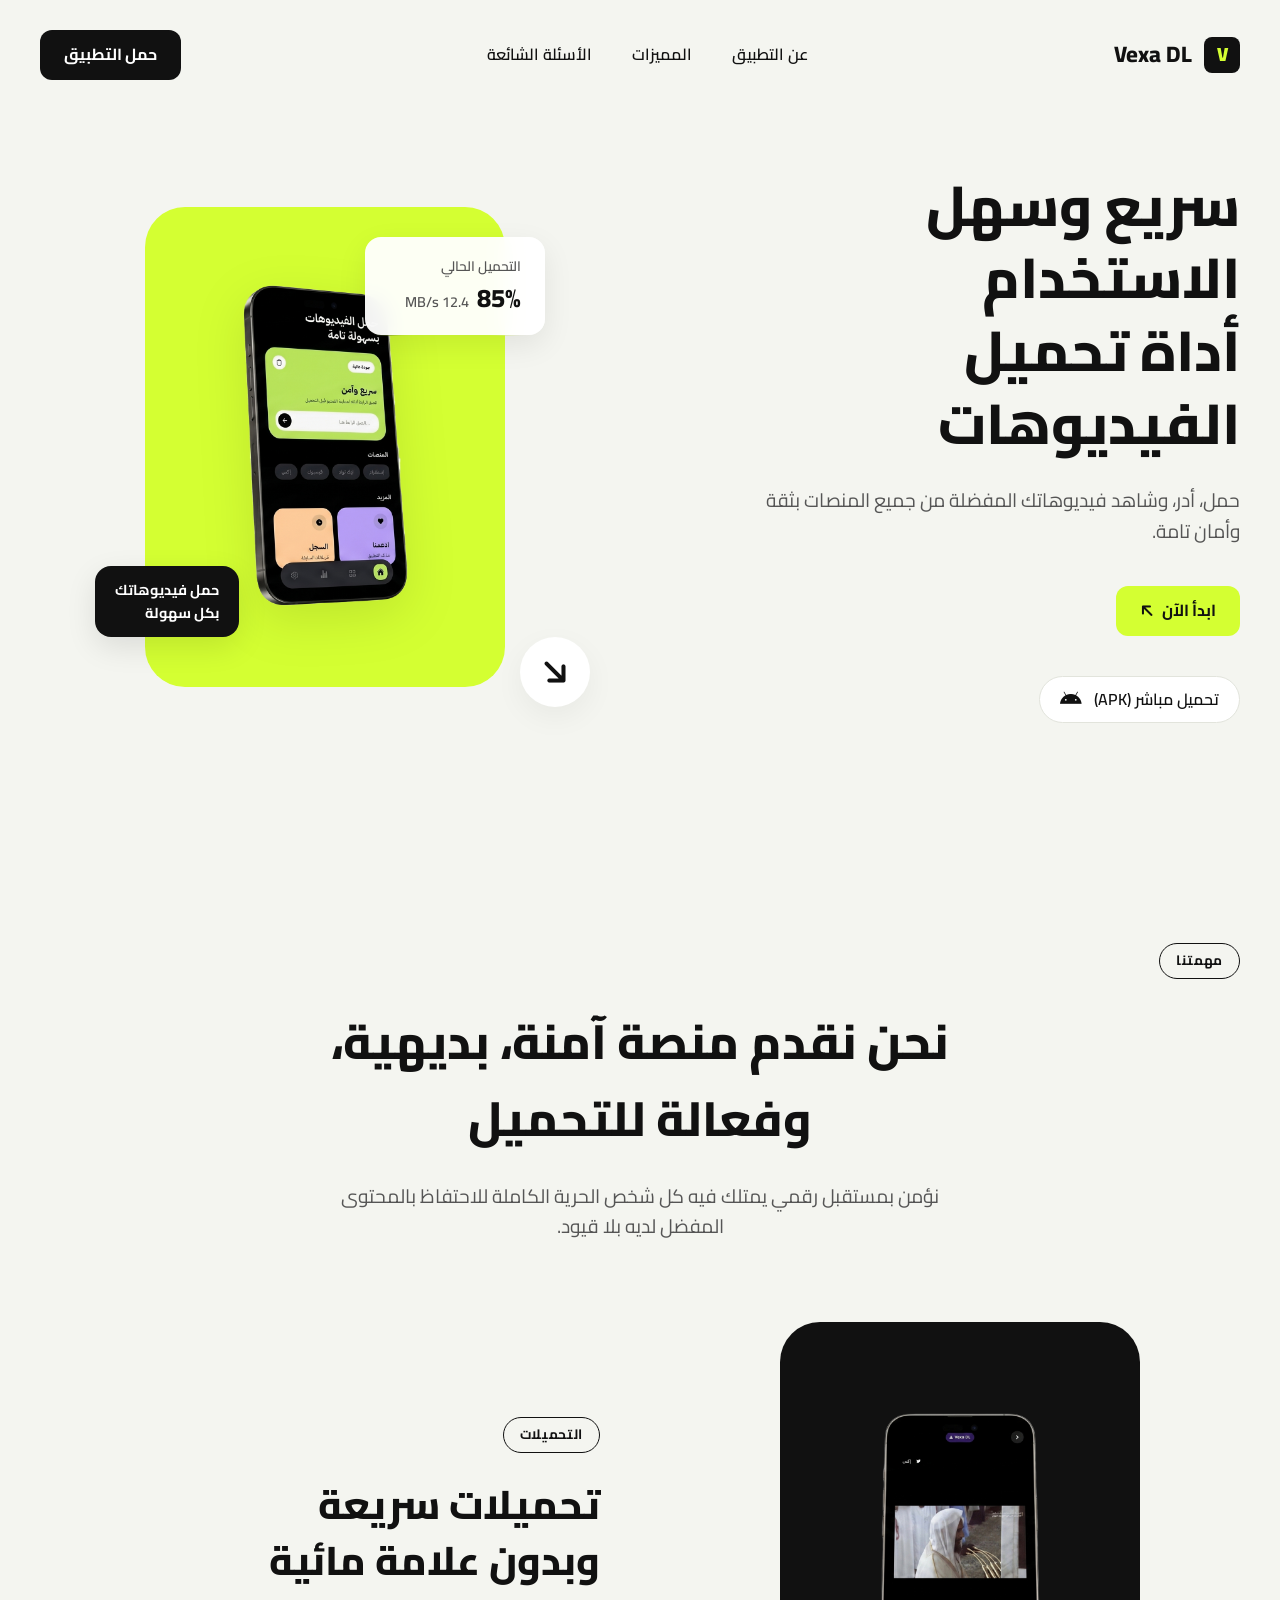
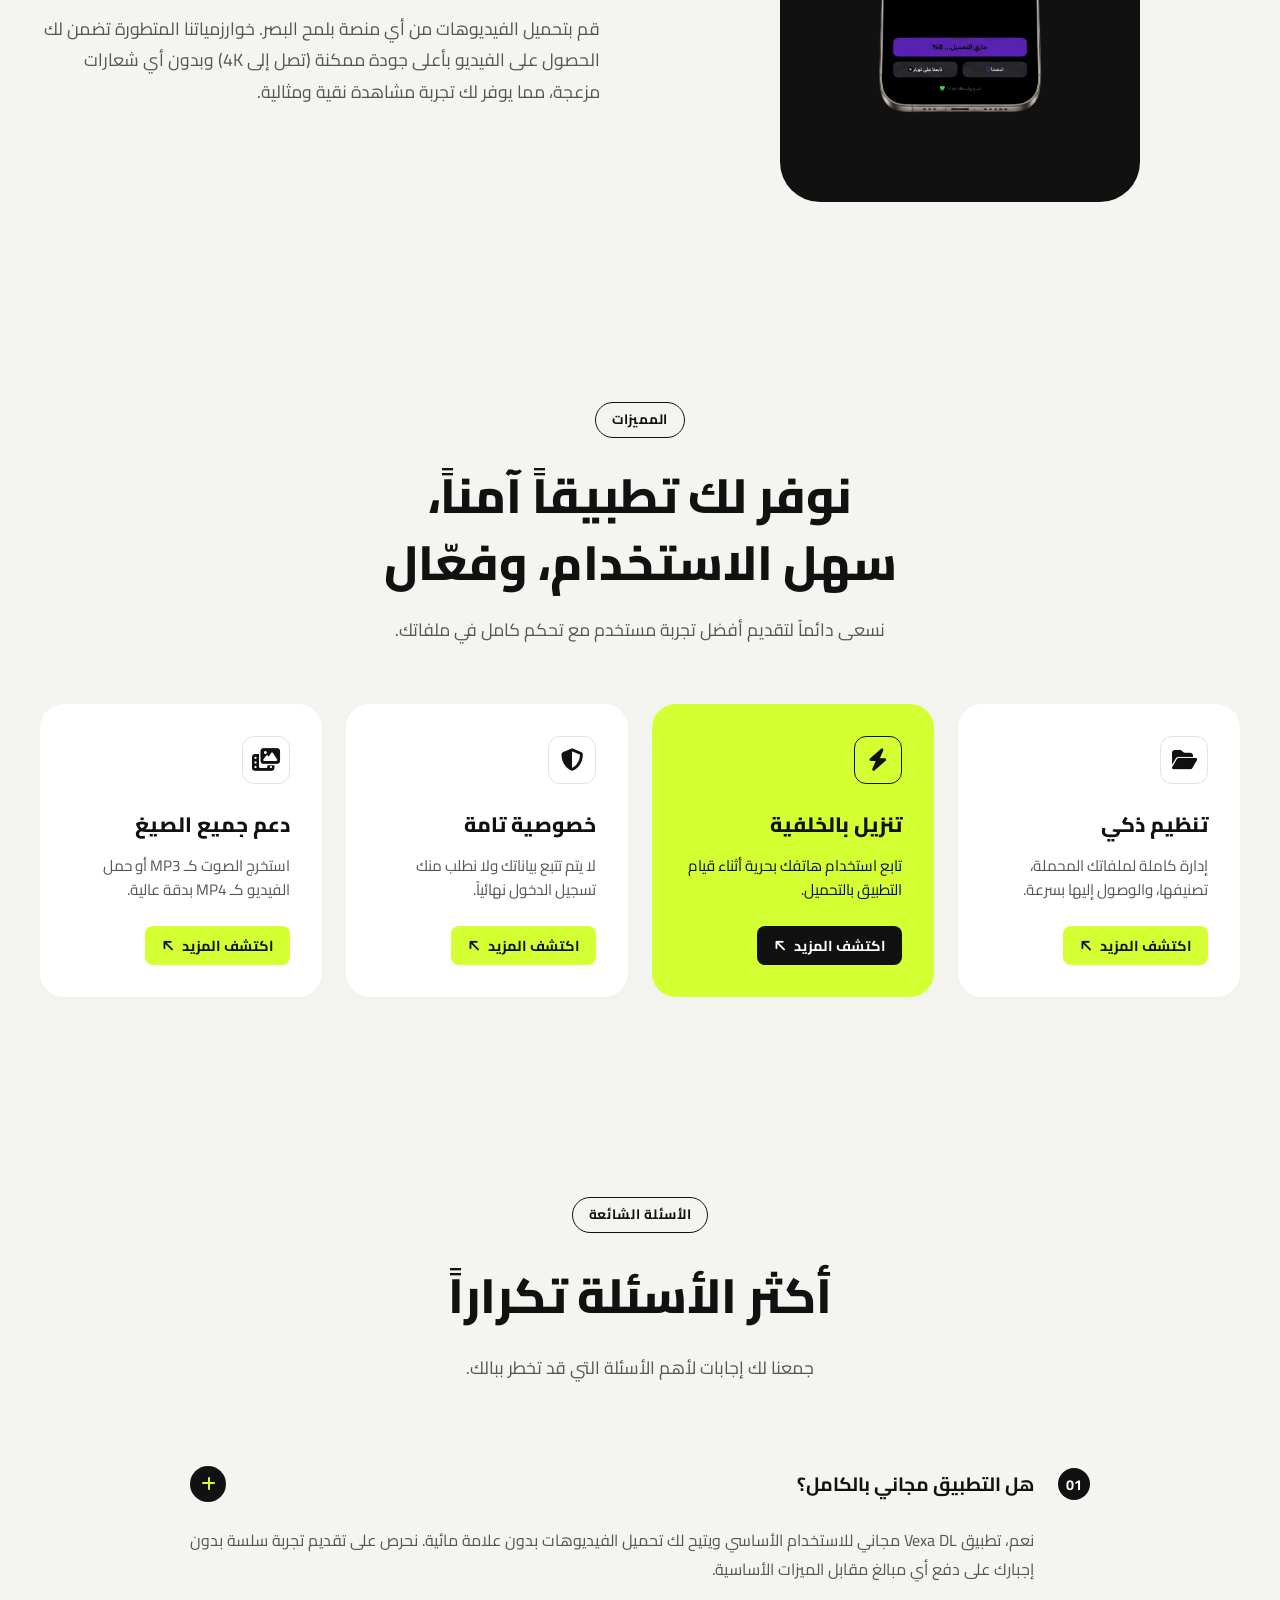
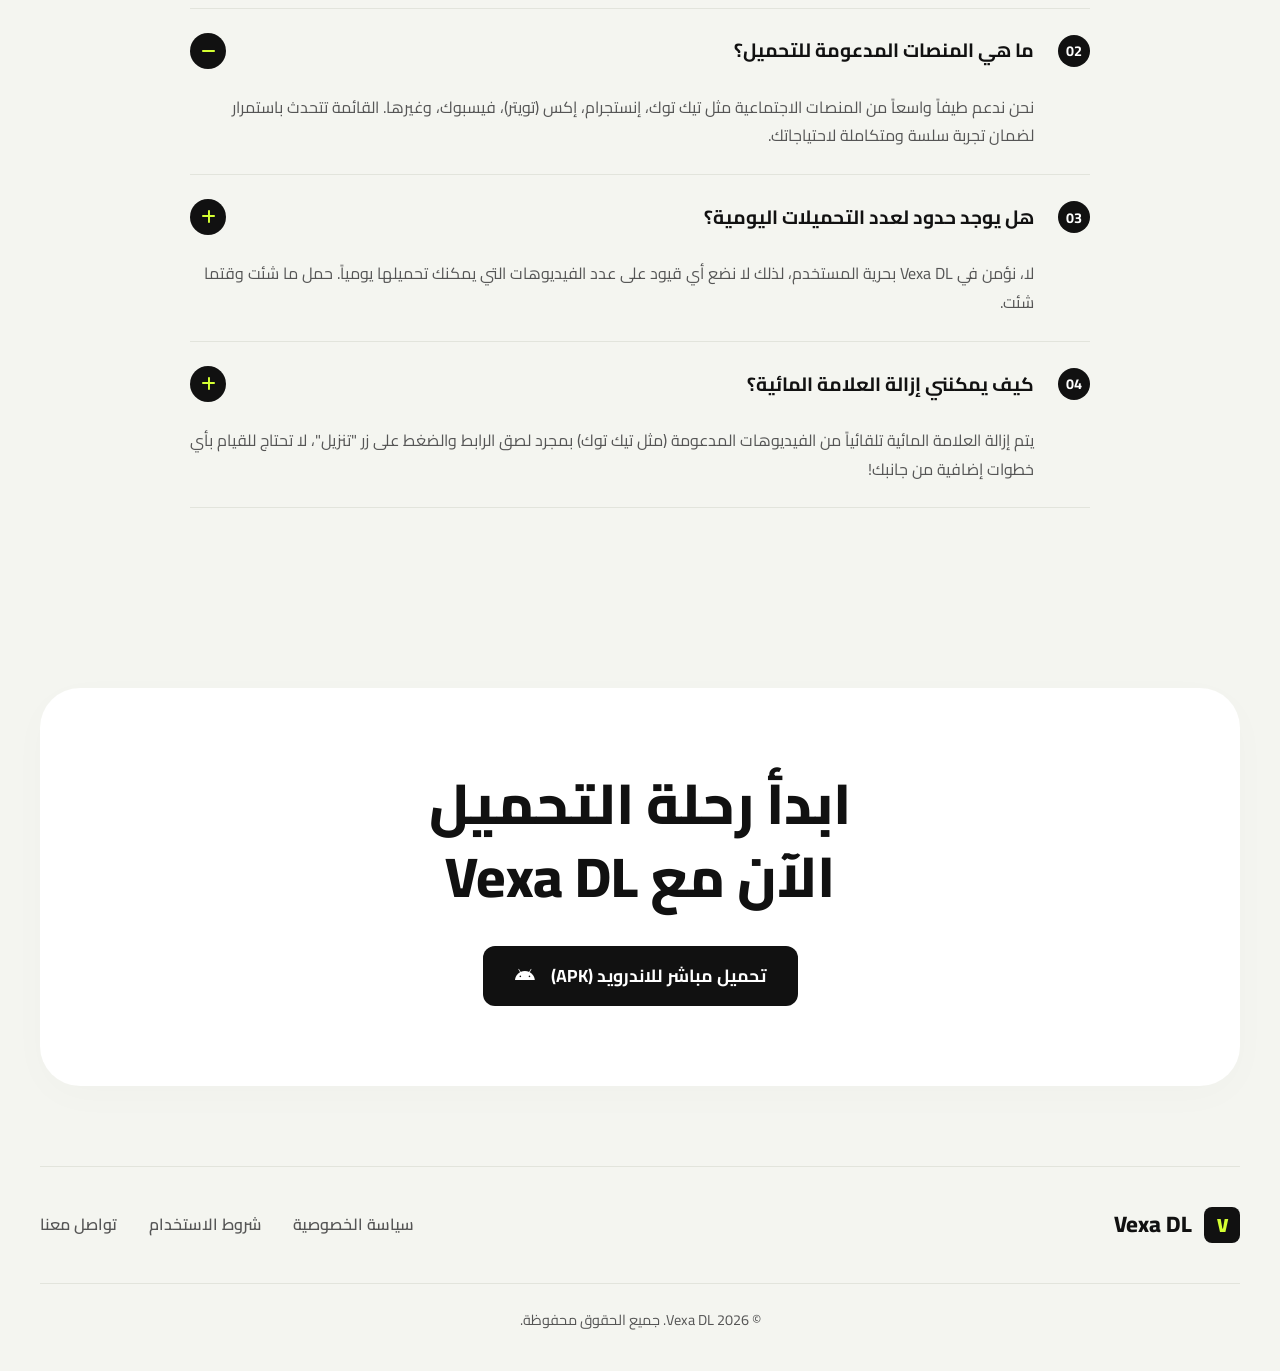
<file: index.html>
<!DOCTYPE html>
<html lang="ar" dir="rtl">

<head>
    <meta charset="UTF-8">
    <meta name="viewport" content="width=device-width, initial-scale=1.0">
    <title>Vexa DL - أداة تحميل الفيديوهات</title>
    <link href="https://fonts.googleapis.com/css2?family=Cairo:wght@400;500;600;700;800;900&display=swap"
        rel="stylesheet">
    <link rel="stylesheet" href="https://cdnjs.cloudflare.com/ajax/libs/font-awesome/6.4.0/css/all.min.css">
    <link rel="stylesheet" href="style.css">
</head>

<body>
    <div class="container">
        <nav class="navbar">
            <div class="logo">
                <div class="logo-icon">V</div>
                <span class="logo-text">Vexa DL</span>
            </div>
            <div class="nav-links">
                <a href="#about">عن التطبيق</a>
                <a href="#features">المميزات</a>
                <a href="#faq">الأسئلة الشائعة</a>
            </div>
            <div class="nav-actions">
                <a href="#download" class="btn btn-black">حمل التطبيق</a>
            </div>
        </nav>

        <header class="hero">
            <div class="hero-content reveal-right">
                <h1>سريع وسهل الاستخدام<br>أداة تحميل الفيديوهات</h1>
                <p>حمل، أدر، وشاهد فيديوهاتك المفضلة من جميع المنصات بثقة وأمان تامة.</p>

                <a href="#download" class="btn btn-lime">
                    ابدأ الآن <i class="fa-solid fa-arrow-left" style="transform: rotate(45deg);"></i>
                </a>

                <div class="store-links">
                    <a href="https://github.com/esm234/vexa-dl/releases/download/v1.0.0/Vexa.DL.apk" class="store-link"
                        download>تحميل مباشر (APK) <i class="fa-brands fa-android"></i></a>
                </div>
            </div>

            <div class="hero-visual reveal-left delay-1">
                <div class="lime-card">
                    <img src="assets/mockup_hero.png" alt="Vexa DL App" class="mockup-img">

                    <div class="floating-badge">
                        <span class="badge-label">التحميل الحالي</span>
                        <div class="badge-value">85% <span class="badge-sub">12.4 MB/s</span></div>
                    </div>
                    <div class="create-wallet-text">حمل فيديوهاتك<br>بكل سهولة</div>
                </div>

                <div class="circular-badge">
                    <i class="fa-solid fa-arrow-down center-icon"></i>
                </div>
            </div>
        </header>

        <section id="about" class="mission-section">
            <div class="section-label reveal">مهمتنا</div>
            <h2 class="section-title text-center reveal">نحن نقدم منصة آمنة، بديهية،<br>وفعالة للتحميل</h2>
            <p class="section-subtitle text-center reveal delay-1">نؤمن بمستقبل رقمي يمتلك فيه كل شخص الحرية الكاملة
                للاحتفاظ بالمحتوى المفضل لديه بلا قيود.</p>

            <div class="mission-grid">
                <div class="mission-visual reveal-scale delay-2">
                    <div class="dark-card">
                        <img src="assets/mockup_progress.png" alt="Progress" class="mockup-img-partial">
                    </div>
                </div>
                <div class="mission-content reveal-left delay-3">
                    <div class="section-label">التحميلات</div>
                    <h2>تحميلات سريعة<br>وبدون علامة مائية</h2>
                    <p>قم بتحميل الفيديوهات من أي منصة بلمح البصر. خوارزمياتنا المتطورة تضمن لك الحصول على الفيديو بأعلى
                        جودة ممكنة (تصل إلى 4K) وبدون أي شعارات مزعجة، مما يوفر لك تجربة مشاهدة نقية ومثالية.</p>
                </div>
            </div>
        </section>

        <section id="features" class="features-section">
            <div class="text-center">
                <div class="section-label mx-auto reveal">المميزات</div>
                <h2 class="section-title reveal">نوفر لك تطبيقاً آمناً،<br>سهل الاستخدام، وفعّال</h2>
                <p class="section-subtitle reveal delay-1">نسعى دائماً لتقديم أفضل تجربة مستخدم مع تحكم كامل في ملفاتك.
                </p>
            </div>

            <div class="features-grid">
                <div class="feature-card reveal delay-1">
                    <div class="feat-icon"><i class="fa-solid fa-folder-open"></i></div>
                    <h3>تنظيم ذكي</h3>
                    <p>إدارة كاملة لملفاتك المحملة، تصنيفها، والوصول إليها بسرعة.</p>
                    <a href="features.html#smart-organize" class="btn btn-lime-sm">اكتشف المزيد <i
                            class="fa-solid fa-arrow-left" style="transform: rotate(45deg);"></i></a>
                </div>
                <div class="feature-card highlighted-card reveal delay-2">
                    <div class="feat-icon"><i class="fa-solid fa-bolt"></i></div>
                    <h3>تنزيل بالخلفية</h3>
                    <p>تابع استخدام هاتفك بحرية أثناء قيام التطبيق بالتحميل.</p>
                    <a href="features.html#background-dl" class="btn btn-black-sm">اكتشف المزيد <i
                            class="fa-solid fa-arrow-left" style="transform: rotate(45deg);"></i></a>
                </div>
                <div class="feature-card reveal delay-3">
                    <div class="feat-icon"><i class="fa-solid fa-shield-halved"></i></div>
                    <h3>خصوصية تامة</h3>
                    <p>لا يتم تتبع بياناتك ولا نطلب منك تسجيل الدخول نهائياً.</p>
                    <a href="features.html#privacy" class="btn btn-lime-sm">اكتشف المزيد <i
                            class="fa-solid fa-arrow-left" style="transform: rotate(45deg);"></i></a>
                </div>
                <div class="feature-card reveal delay-4">
                    <div class="feat-icon"><i class="fa-solid fa-photo-film"></i></div>
                    <h3>دعم جميع الصيغ</h3>
                    <p>استخرج الصوت كـ MP3 أو حمل الفيديو كـ MP4 بدقة عالية.</p>
                    <a href="features.html#formats" class="btn btn-lime-sm">اكتشف المزيد <i
                            class="fa-solid fa-arrow-left" style="transform: rotate(45deg);"></i></a>
                </div>
            </div>
        </section>

        <section id="faq" class="faq-section">
            <div class="text-center">
                <div class="section-label mx-auto reveal">الأسئلة الشائعة</div>
                <h2 class="section-title reveal">أكثر الأسئلة تكراراً</h2>
                <p class="section-subtitle reveal delay-1">جمعنا لك إجابات لأهم الأسئلة التي قد تخطر ببالك.</p>
            </div>

            <div class="faq-list">
                <div class="faq-item reveal delay-1">
                    <div class="faq-header">
                        <span class="faq-num">01</span>
                        <h4 class="faq-question">هل التطبيق مجاني بالكامل؟</h4>
                        <button class="faq-toggle"><i class="fa-solid fa-plus"></i></button>
                    </div>
                    <div class="faq-body">
                        <p>نعم، تطبيق Vexa DL مجاني للاستخدام الأساسي ويتيح لك تحميل الفيديوهات بدون علامة مائية. نحرص
                            على تقديم تجربة سلسة بدون إجبارك على دفع أي مبالغ مقابل الميزات الأساسية.</p>
                    </div>
                </div>

                <div class="faq-item active reveal delay-2">
                    <div class="faq-header">
                        <span class="faq-num">02</span>
                        <h4 class="faq-question">ما هي المنصات المدعومة للتحميل؟</h4>
                        <button class="faq-toggle"><i class="fa-solid fa-minus"></i></button>
                    </div>
                    <div class="faq-body">
                        <p>نحن ندعم طيفاً واسعاً من المنصات الاجتماعية مثل تيك توك، إنستجرام، إكس (تويتر)، فيسبوك،
                            وغيرها. القائمة تتحدث باستمرار لضمان تجربة سلسة ومتكاملة لاحتياجاتك.</p>
                    </div>
                </div>

                <div class="faq-item reveal delay-3">
                    <div class="faq-header">
                        <span class="faq-num">03</span>
                        <h4 class="faq-question">هل يوجد حدود لعدد التحميلات اليومية؟</h4>
                        <button class="faq-toggle"><i class="fa-solid fa-plus"></i></button>
                    </div>
                    <div class="faq-body">
                        <p>لا، نؤمن في Vexa DL بحرية المستخدم، لذلك لا نضع أي قيود على عدد الفيديوهات التي يمكنك تحميلها
                            يومياً. حمل ما شئت وقتما شئت.</p>
                    </div>
                </div>

                <div class="faq-item reveal delay-4">
                    <div class="faq-header">
                        <span class="faq-num">04</span>
                        <h4 class="faq-question">كيف يمكنني إزالة العلامة المائية؟</h4>
                        <button class="faq-toggle"><i class="fa-solid fa-plus"></i></button>
                    </div>
                    <div class="faq-body">
                        <p>يتم إزالة العلامة المائية تلقائياً من الفيديوهات المدعومة (مثل تيك توك) بمجرد لصق الرابط
                            والضغط على زر "تنزيل"، لا تحتاج للقيام بأي خطوات إضافية من جانبك!</p>
                    </div>
                </div>
            </div>
        </section>

        <section id="download" class="bottom-cta">
            <div class="cta-inner reveal-scale">
                <h2>ابدأ رحلة التحميل<br>الآن مع Vexa DL</h2>
                <div class="hero-buttons justify-center mt-4">
                    <a href="https://github.com/esm234/vexa-dl/releases/download/v1.0.0/Vexa.DL.apk"
                        class="btn btn-black btn-lg" download>تحميل مباشر للاندرويد (APK) <i
                            class="fa-brands fa-android" style="margin-right: 8px;"></i></a>
                </div>
            </div>
        </section>

        <footer class="footer">
            <div class="footer-top">
                <div class="logo">
                    <div class="logo-icon">V</div>
                    <span class="logo-text">Vexa DL</span>
                </div>
                <div class="footer-links">
                    <a href="privacy.html">سياسة الخصوصية</a>
                    <a href="terms.html">شروط الاستخدام</a>
                    <a href="mailto:support@vexadl.com">تواصل معنا</a>
                </div>
            </div>
            <div class="footer-bottom">
                <p>&copy; 2026 Vexa DL. جميع الحقوق محفوظة.</p>
            </div>
        </footer>
    </div>

    <script src="script.js"></script>
</body>

</html>
</file>
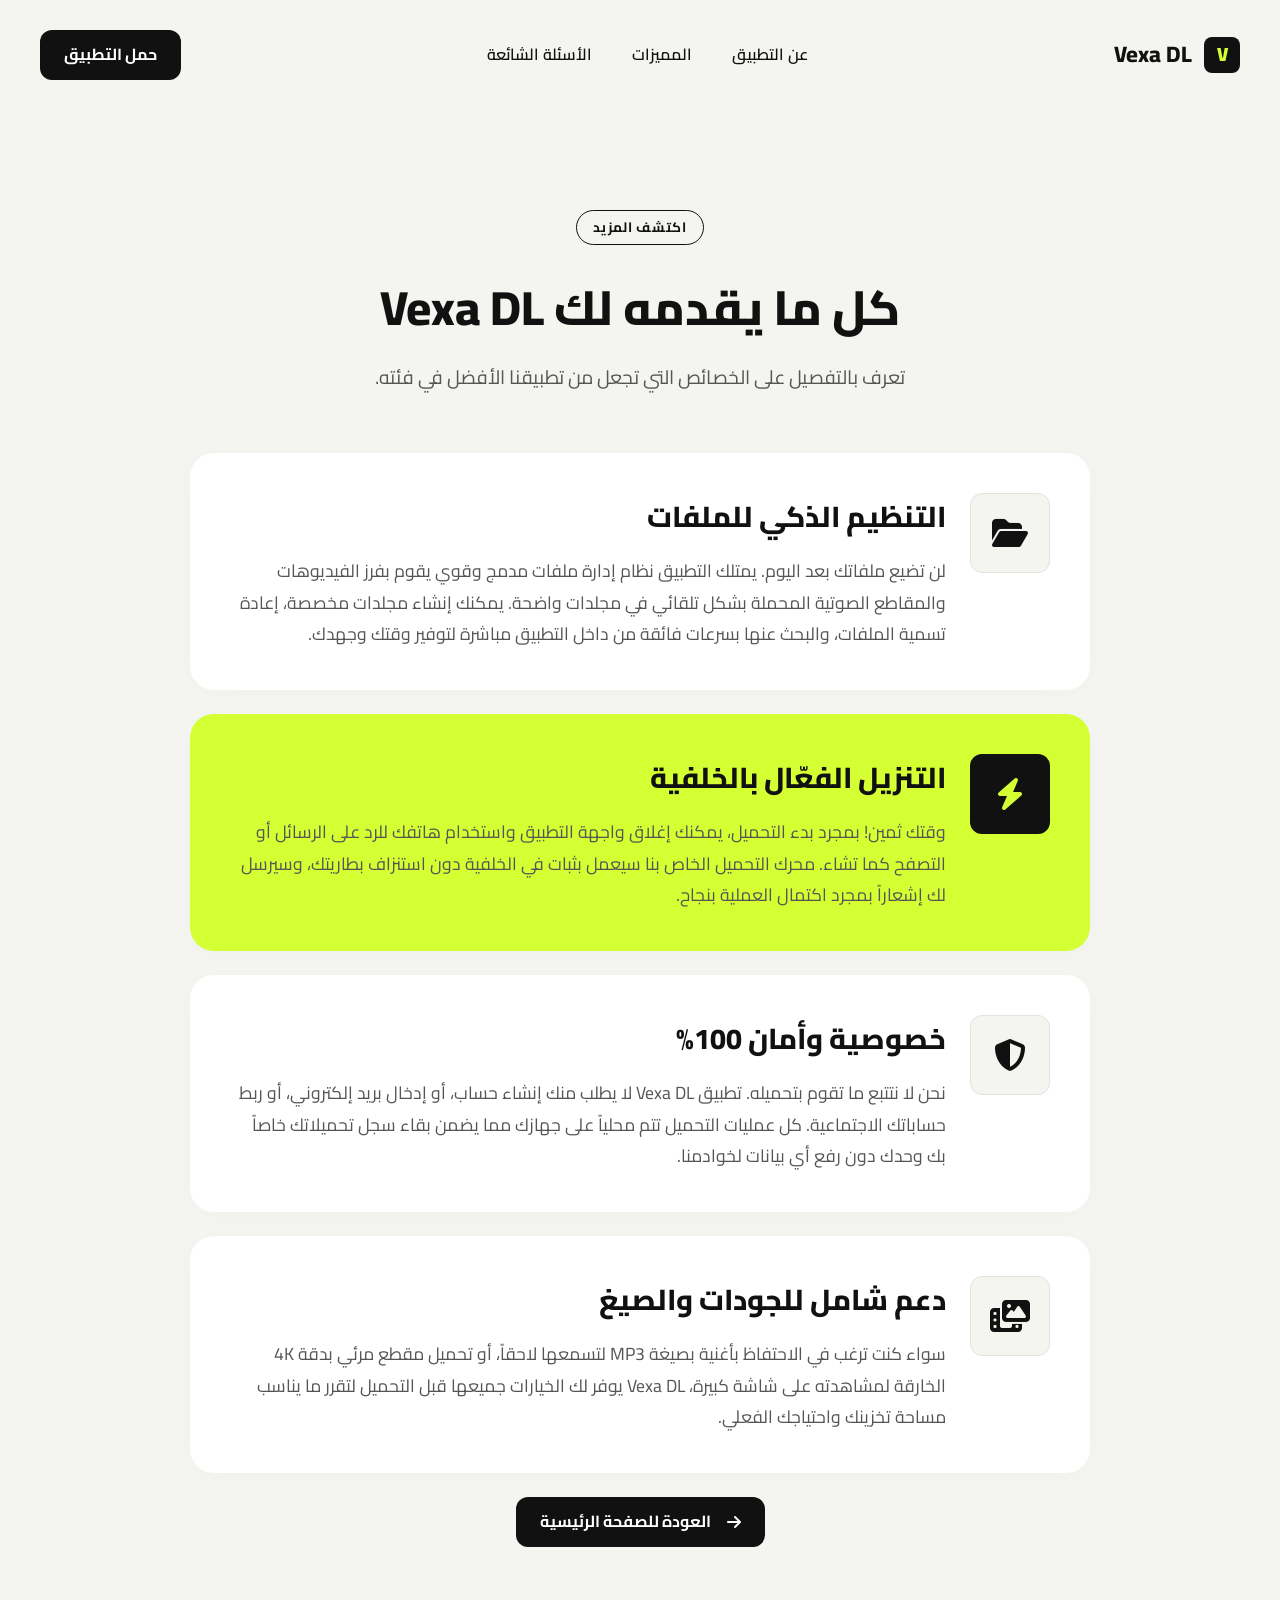
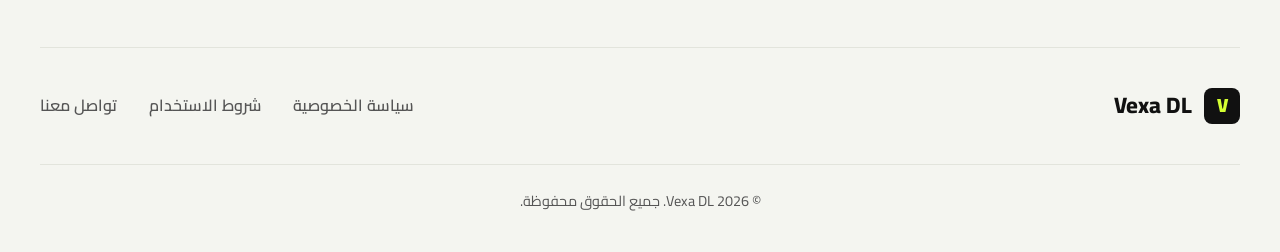
<file: features.html>
<!DOCTYPE html>
<html lang="ar" dir="rtl">
<head>
    <meta charset="UTF-8">
    <meta name="viewport" content="width=device-width, initial-scale=1.0">
    <title>مميزات Vexa DL بالتفصيل</title>
    <link href="https://fonts.googleapis.com/css2?family=Cairo:wght@400;500;600;700;800;900&display=swap" rel="stylesheet">
    <link rel="stylesheet" href="https://cdnjs.cloudflare.com/ajax/libs/font-awesome/6.4.0/css/all.min.css">
    <link rel="stylesheet" href="style.css">
    <style>
        .feature-detail {
            display: grid;
            grid-template-columns: 80px 1fr;
            gap: 24px;
            padding: 40px;
            background: var(--card-bg);
            border-radius: 24px;
            margin-bottom: 24px;
            box-shadow: 0 4px 20px rgba(0,0,0,0.02);
            align-items: start;
        }
        .feature-detail .feat-icon {
            margin-bottom: 0;
            width: 80px;
            height: 80px;
            font-size: 2rem;
            background: var(--bg-main);
        }
        .feature-text h2 { margin-bottom: 16px; font-size: 1.8rem; }
        .feature-text p { color: var(--text-gray); font-size: 1.1rem; line-height: 1.8; }
        
        @media (max-width: 768px) {
            .feature-detail { grid-template-columns: 1fr; text-align: center; justify-items: center;}
        }
    </style>
</head>
<body>
    <div class="container">
        <nav class="navbar">
            <div class="logo">
                <div class="logo-icon">V</div>
                <a href="index.html" style="text-decoration:none; color:inherit;"><span class="logo-text">Vexa DL</span></a>
            </div>
            <div class="nav-links">
                <a href="index.html#about">عن التطبيق</a>
                <a href="index.html#features">المميزات</a>
                <a href="index.html#faq">الأسئلة الشائعة</a>
            </div>
            <div class="nav-actions">
                <a href="index.html#download" class="btn btn-black">حمل التطبيق</a>
            </div>
        </nav>

        <main style="padding: 100px 0; max-width: 900px; margin: 0 auto;">
            <div class="text-center mb-5" style="margin-bottom: 60px;">
                <div class="section-label reveal">اكتشف المزيد</div>
                <h1 class="reveal delay-1" style="font-size: 3rem; margin-bottom: 16px;">كل ما يقدمه لك Vexa DL</h1>
                <p class="reveal delay-2" style="color: var(--text-gray); font-size: 1.2rem;">تعرف بالتفصيل على الخصائص التي تجعل من تطبيقنا الأفضل في فئته.</p>
            </div>
            
            <div id="smart-organize" class="feature-detail reveal">
                <div class="feat-icon" style="color: var(--text-dark);"><i class="fa-solid fa-folder-open"></i></div>
                <div class="feature-text">
                    <h2>التنظيم الذكي للملفات</h2>
                    <p>لن تضيع ملفاتك بعد اليوم. يمتلك التطبيق نظام إدارة ملفات مدمج وقوي يقوم بفرز الفيديوهات والمقاطع الصوتية المحملة بشكل تلقائي في مجلدات واضحة. يمكنك إنشاء مجلدات مخصصة، إعادة تسمية الملفات، والبحث عنها بسرعات فائقة من داخل التطبيق مباشرة لتوفير وقتك وجهدك.</p>
                </div>
            </div>

            <div id="background-dl" class="feature-detail reveal delay-1" style="background: var(--accent-lime);">
                <div class="feat-icon" style="background: var(--text-dark); color: var(--accent-lime); border-color: transparent;"><i class="fa-solid fa-bolt"></i></div>
                <div class="feature-text">
                    <h2>التنزيل الفعّال بالخلفية</h2>
                    <p>وقتك ثمين! بمجرد بدء التحميل، يمكنك إغلاق واجهة التطبيق واستخدام هاتفك للرد على الرسائل أو التصفح كما تشاء. محرك التحميل الخاص بنا سيعمل بثبات في الخلفية دون استنزاف بطاريتك، وسيرسل لك إشعاراً بمجرد اكتمال العملية بنجاح.</p>
                </div>
            </div>

            <div id="privacy" class="feature-detail reveal delay-2">
                <div class="feat-icon" style="color: var(--text-dark);"><i class="fa-solid fa-shield-halved"></i></div>
                <div class="feature-text">
                    <h2>خصوصية وأمان 100%</h2>
                    <p>نحن لا نتتبع ما تقوم بتحميله. تطبيق Vexa DL لا يطلب منك إنشاء حساب، أو إدخال بريد إلكتروني، أو ربط حساباتك الاجتماعية. كل عمليات التحميل تتم محلياً على جهازك مما يضمن بقاء سجل تحميلاتك خاصاً بك وحدك دون رفع أي بيانات لخوادمنا.</p>
                </div>
            </div>

            <div id="formats" class="feature-detail reveal delay-3">
                <div class="feat-icon" style="color: var(--text-dark);"><i class="fa-solid fa-photo-film"></i></div>
                <div class="feature-text">
                    <h2>دعم شامل للجودات والصيغ</h2>
                    <p>سواء كنت ترغب في الاحتفاظ بأغنية بصيغة MP3 لتسمعها لاحقاً، أو تحميل مقطع مرئي بدقة 4K الخارقة لمشاهدته على شاشة كبيرة، Vexa DL يوفر لك الخيارات جميعها قبل التحميل لتقرر ما يناسب مساحة تخزينك واحتياجك الفعلي.</p>
                </div>
            </div>
            
            <div class="text-center mt-4 reveal">
                <a href="index.html" class="btn btn-black"><i class="fa-solid fa-arrow-right" style="margin-left: 8px; margin-right: 0;"></i> العودة للصفحة الرئيسية</a>
            </div>
        </main>
        <footer class="footer">
            <div class="footer-top">
                <div class="logo">
                    <div class="logo-icon">V</div>
                    <span class="logo-text">Vexa DL</span>
                </div>
                <div class="footer-links">
                    <a href="privacy.html">سياسة الخصوصية</a>
                    <a href="terms.html">شروط الاستخدام</a>
                    <a href="mailto:support@vexadl.com">تواصل معنا</a>
                </div>
            </div>
            <div class="footer-bottom">
                <p>&copy; 2026 Vexa DL. جميع الحقوق محفوظة.</p>
            </div>
        </footer>
    </div>

    <script src="script.js"></script>
</body>
</html>
</file>
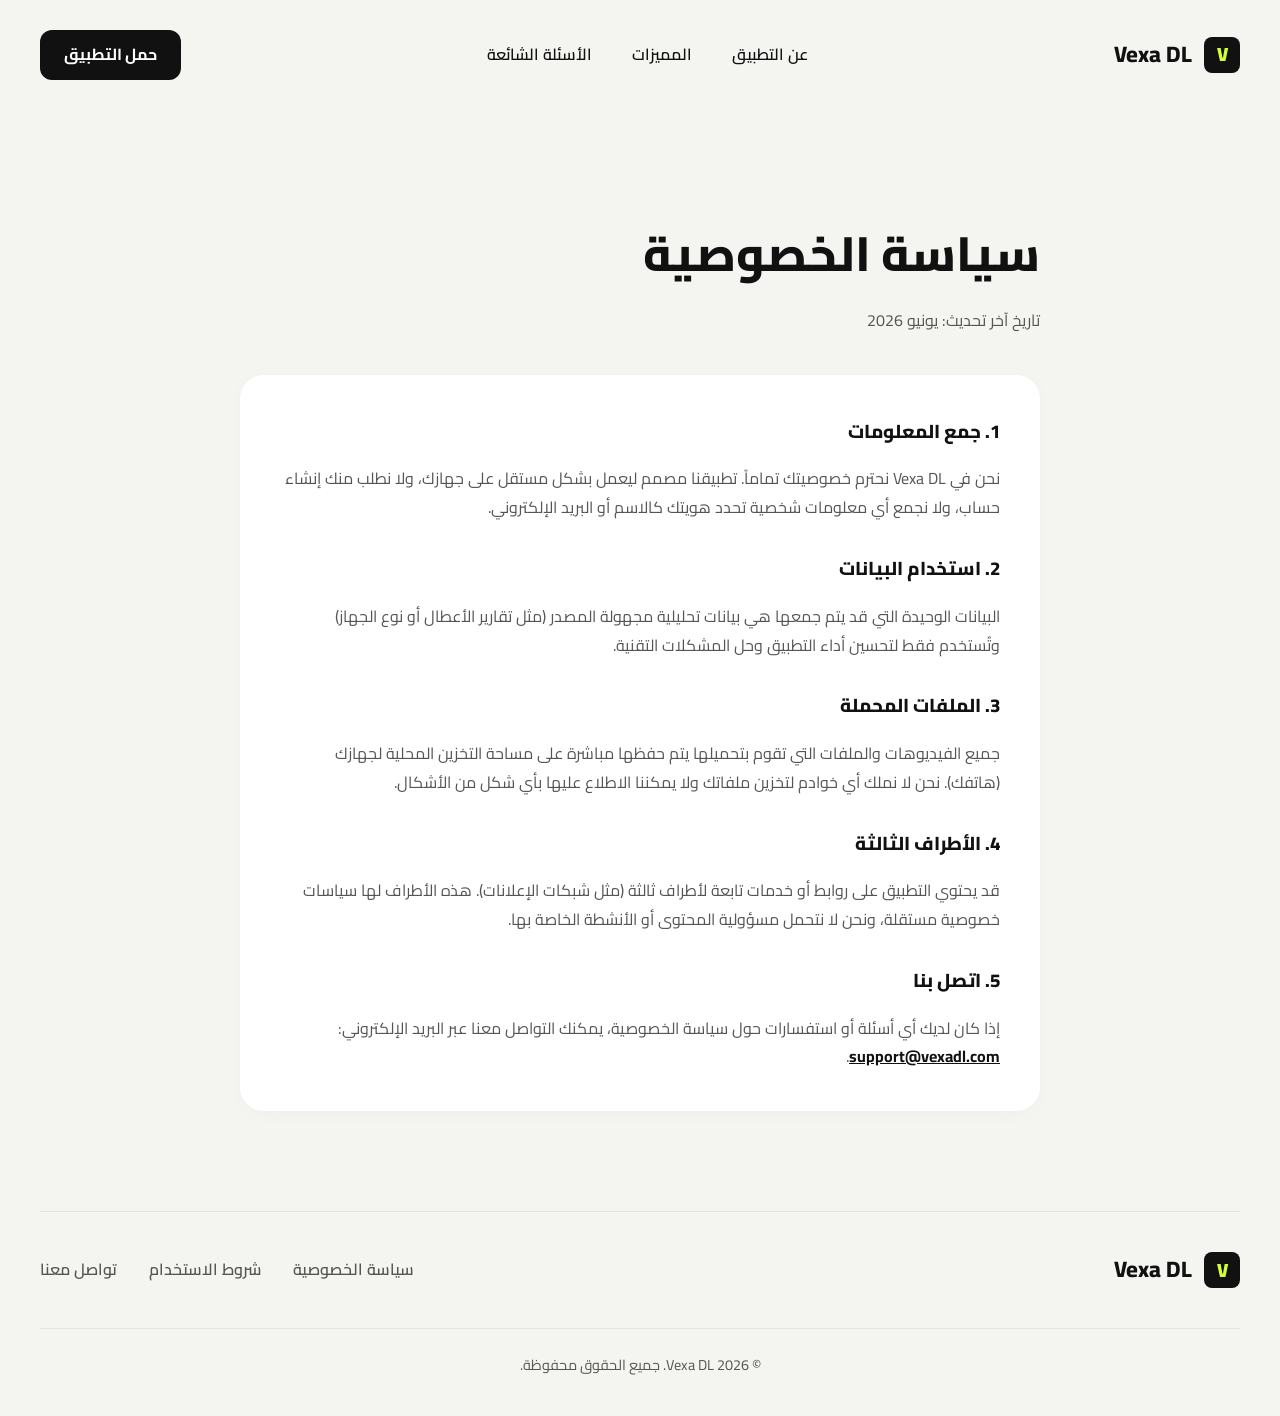
<file: privacy.html>
<!DOCTYPE html>
<html lang="ar" dir="rtl">
<head>
    <meta charset="UTF-8">
    <meta name="viewport" content="width=device-width, initial-scale=1.0">
    <title>سياسة الخصوصية - Vexa DL</title>
    <link href="https://fonts.googleapis.com/css2?family=Cairo:wght@400;500;600;700;800;900&display=swap" rel="stylesheet">
    <link rel="stylesheet" href="https://cdnjs.cloudflare.com/ajax/libs/font-awesome/6.4.0/css/all.min.css">
    <link rel="stylesheet" href="style.css">
</head>
<body>
    <div class="container">
        <nav class="navbar">
            <div class="logo">
                <div class="logo-icon">V</div>
                <a href="index.html" style="text-decoration:none; color:inherit;"><span class="logo-text">Vexa DL</span></a>
            </div>
            <div class="nav-links">
                <a href="index.html#about">عن التطبيق</a>
                <a href="index.html#features">المميزات</a>
                <a href="index.html#faq">الأسئلة الشائعة</a>
            </div>
            <div class="nav-actions">
                <a href="index.html#download" class="btn btn-black">حمل التطبيق</a>
            </div>
        </nav>
        <main style="padding: 100px 0; max-width: 800px; margin: 0 auto; line-height: 1.8;">
            <h1 class="reveal" style="font-size: 3rem; margin-bottom: 10px;">سياسة الخصوصية</h1>
            <p class="reveal delay-1" style="color: var(--text-gray); margin-bottom: 40px;">تاريخ آخر تحديث: يونيو 2026</p>
            
            <div class="reveal delay-2" style="background: var(--card-bg); padding: 40px; border-radius: 24px; box-shadow: 0 4px 20px rgba(0,0,0,0.02);">
                <h3 style="margin-bottom: 16px;">1. جمع المعلومات</h3>
                <p style="margin-bottom: 30px; color: var(--text-gray);">نحن في Vexa DL نحترم خصوصيتك تماماً. تطبيقنا مصمم ليعمل بشكل مستقل على جهازك، ولا نطلب منك إنشاء حساب، ولا نجمع أي معلومات شخصية تحدد هويتك كالاسم أو البريد الإلكتروني.</p>
                
                <h3 style="margin-bottom: 16px;">2. استخدام البيانات</h3>
                <p style="margin-bottom: 30px; color: var(--text-gray);">البيانات الوحيدة التي قد يتم جمعها هي بيانات تحليلية مجهولة المصدر (مثل تقارير الأعطال أو نوع الجهاز) وتُستخدم فقط لتحسين أداء التطبيق وحل المشكلات التقنية.</p>

                <h3 style="margin-bottom: 16px;">3. الملفات المحملة</h3>
                <p style="margin-bottom: 30px; color: var(--text-gray);">جميع الفيديوهات والملفات التي تقوم بتحميلها يتم حفظها مباشرة على مساحة التخزين المحلية لجهازك (هاتفك). نحن لا نملك أي خوادم لتخزين ملفاتك ولا يمكننا الاطلاع عليها بأي شكل من الأشكال.</p>

                <h3 style="margin-bottom: 16px;">4. الأطراف الثالثة</h3>
                <p style="margin-bottom: 30px; color: var(--text-gray);">قد يحتوي التطبيق على روابط أو خدمات تابعة لأطراف ثالثة (مثل شبكات الإعلانات). هذه الأطراف لها سياسات خصوصية مستقلة، ونحن لا نتحمل مسؤولية المحتوى أو الأنشطة الخاصة بها.</p>

                <h3 style="margin-bottom: 16px;">5. اتصل بنا</h3>
                <p style="margin-bottom: 0; color: var(--text-gray);">إذا كان لديك أي أسئلة أو استفسارات حول سياسة الخصوصية، يمكنك التواصل معنا عبر البريد الإلكتروني: <a href="mailto:support@vexadl.com" style="color: var(--text-dark); font-weight: bold;">support@vexadl.com</a>.</p>
            </div>
        </main>
        <footer class="footer">
            <div class="footer-top">
                <div class="logo">
                    <div class="logo-icon">V</div>
                    <span class="logo-text">Vexa DL</span>
                </div>
                <div class="footer-links">
                    <a href="privacy.html">سياسة الخصوصية</a>
                    <a href="terms.html">شروط الاستخدام</a>
                    <a href="mailto:support@vexadl.com">تواصل معنا</a>
                </div>
            </div>
            <div class="footer-bottom">
                <p>&copy; 2026 Vexa DL. جميع الحقوق محفوظة.</p>
            </div>
        </footer>
    </div>

    <script src="script.js"></script>
</body>
</html>
</file>
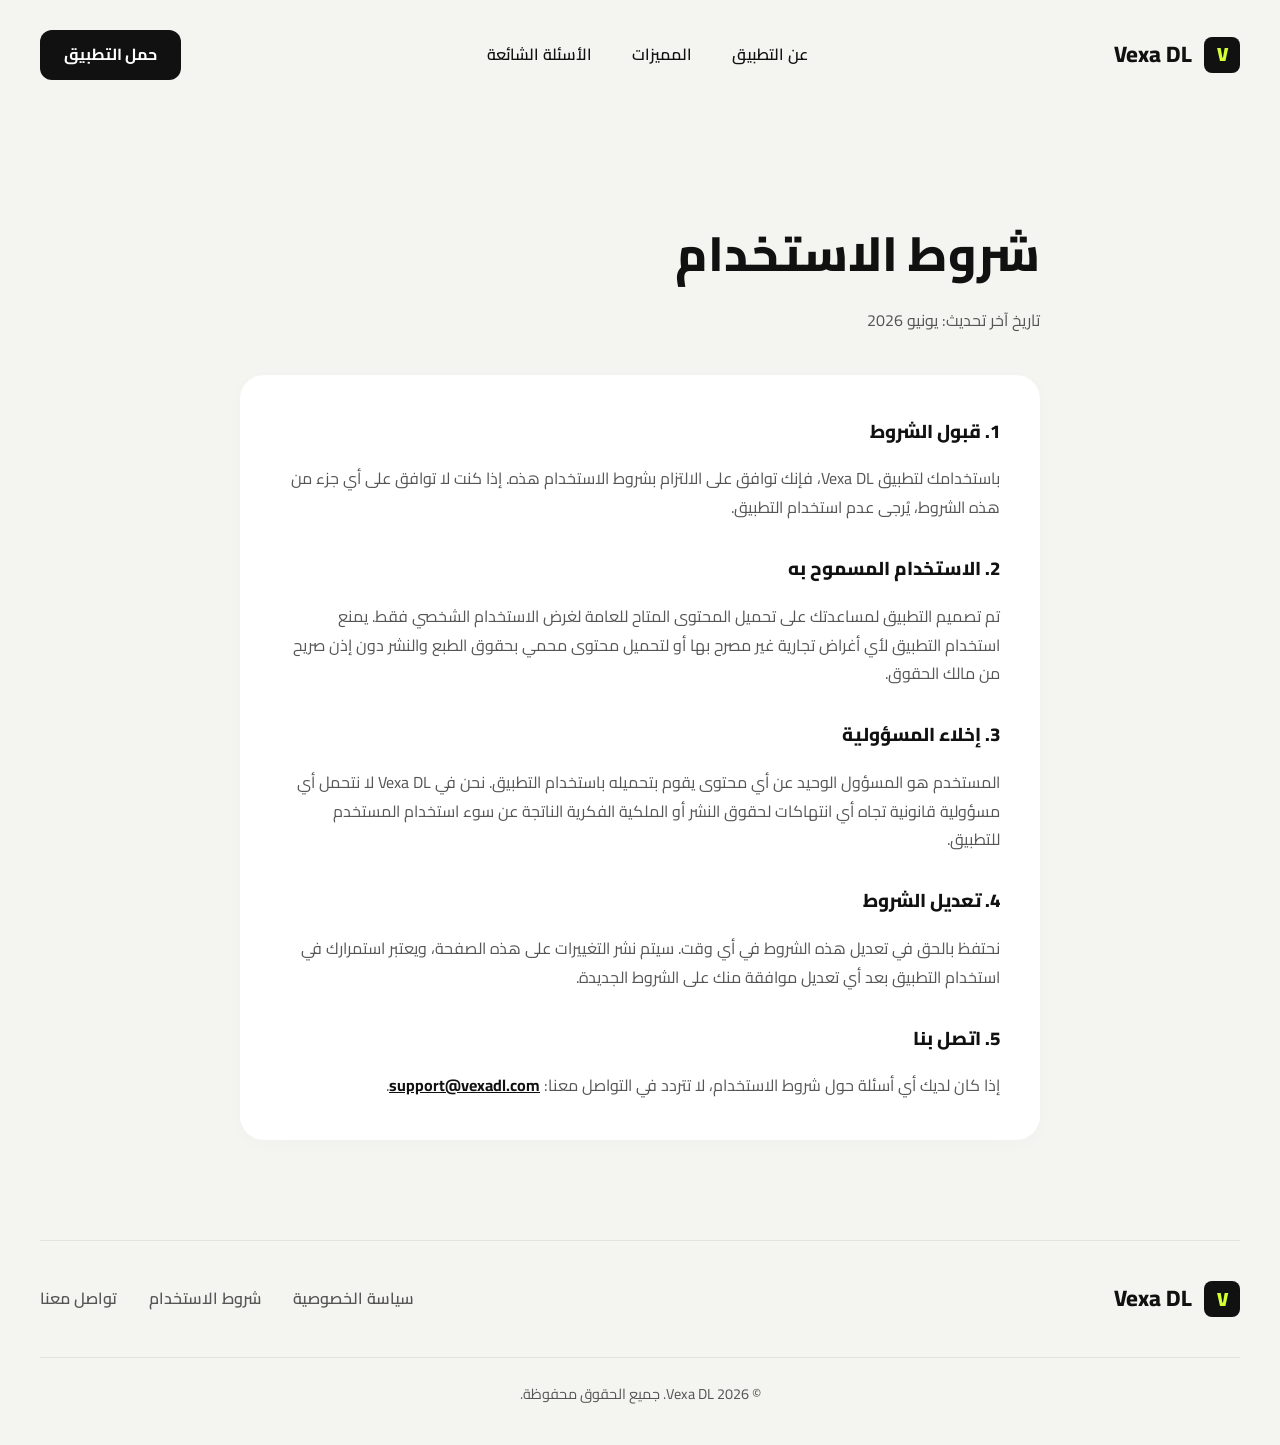
<file: terms.html>
<!DOCTYPE html>
<html lang="ar" dir="rtl">
<head>
    <meta charset="UTF-8">
    <meta name="viewport" content="width=device-width, initial-scale=1.0">
    <title>شروط الاستخدام - Vexa DL</title>
    <link href="https://fonts.googleapis.com/css2?family=Cairo:wght@400;500;600;700;800;900&display=swap" rel="stylesheet">
    <link rel="stylesheet" href="https://cdnjs.cloudflare.com/ajax/libs/font-awesome/6.4.0/css/all.min.css">
    <link rel="stylesheet" href="style.css">
</head>
<body>
    <div class="container">
        <nav class="navbar">
            <div class="logo">
                <div class="logo-icon">V</div>
                <a href="index.html" style="text-decoration:none; color:inherit;"><span class="logo-text">Vexa DL</span></a>
            </div>
            <div class="nav-links">
                <a href="index.html#about">عن التطبيق</a>
                <a href="index.html#features">المميزات</a>
                <a href="index.html#faq">الأسئلة الشائعة</a>
            </div>
            <div class="nav-actions">
                <a href="index.html#download" class="btn btn-black">حمل التطبيق</a>
            </div>
        </nav>

        <main style="padding: 100px 0; max-width: 800px; margin: 0 auto; line-height: 1.8;">
            <h1 class="reveal" style="font-size: 3rem; margin-bottom: 10px;">شروط الاستخدام</h1>
            <p class="reveal delay-1" style="color: var(--text-gray); margin-bottom: 40px;">تاريخ آخر تحديث: يونيو 2026</p>
            
            <div class="reveal delay-2" style="background: var(--card-bg); padding: 40px; border-radius: 24px; box-shadow: 0 4px 20px rgba(0,0,0,0.02);">
                <h3 style="margin-bottom: 16px;">1. قبول الشروط</h3>
                <p style="margin-bottom: 30px; color: var(--text-gray);">باستخدامك لتطبيق Vexa DL، فإنك توافق على الالتزام بشروط الاستخدام هذه. إذا كنت لا توافق على أي جزء من هذه الشروط، يُرجى عدم استخدام التطبيق.</p>
                
                <h3 style="margin-bottom: 16px;">2. الاستخدام المسموح به</h3>
                <p style="margin-bottom: 30px; color: var(--text-gray);">تم تصميم التطبيق لمساعدتك على تحميل المحتوى المتاح للعامة لغرض الاستخدام الشخصي فقط. يمنع استخدام التطبيق لأي أغراض تجارية غير مصرح بها أو لتحميل محتوى محمي بحقوق الطبع والنشر دون إذن صريح من مالك الحقوق.</p>

                <h3 style="margin-bottom: 16px;">3. إخلاء المسؤولية</h3>
                <p style="margin-bottom: 30px; color: var(--text-gray);">المستخدم هو المسؤول الوحيد عن أي محتوى يقوم بتحميله باستخدام التطبيق. نحن في Vexa DL لا نتحمل أي مسؤولية قانونية تجاه أي انتهاكات لحقوق النشر أو الملكية الفكرية الناتجة عن سوء استخدام المستخدم للتطبيق.</p>

                <h3 style="margin-bottom: 16px;">4. تعديل الشروط</h3>
                <p style="margin-bottom: 30px; color: var(--text-gray);">نحتفظ بالحق في تعديل هذه الشروط في أي وقت. سيتم نشر التغييرات على هذه الصفحة، ويعتبر استمرارك في استخدام التطبيق بعد أي تعديل موافقة منك على الشروط الجديدة.</p>

                <h3 style="margin-bottom: 16px;">5. اتصل بنا</h3>
                <p style="margin-bottom: 0; color: var(--text-gray);">إذا كان لديك أي أسئلة حول شروط الاستخدام، لا تتردد في التواصل معنا: <a href="mailto:support@vexadl.com" style="color: var(--text-dark); font-weight: bold;">support@vexadl.com</a>.</p>
            </div>
        </main>
        <footer class="footer">
            <div class="footer-top">
                <div class="logo">
                    <div class="logo-icon">V</div>
                    <span class="logo-text">Vexa DL</span>
                </div>
                <div class="footer-links">
                    <a href="privacy.html">سياسة الخصوصية</a>
                    <a href="terms.html">شروط الاستخدام</a>
                    <a href="mailto:support@vexadl.com">تواصل معنا</a>
                </div>
            </div>
            <div class="footer-bottom">
                <p>&copy; 2026 Vexa DL. جميع الحقوق محفوظة.</p>
            </div>
        </footer>
    </div>

    <script src="script.js"></script>
</body>
</html>
</file>
<file: style.css>
:root {
    --bg-main: #F4F5F0;
    --accent-lime: #D4FF32;
    --accent-lime-hover: #bde625;
    --text-dark: #111111;
    --text-gray: #555555;
    --card-bg: #FFFFFF;
    --border-color: #E2E4DC;
    
    --font-main: 'Cairo', sans-serif;
}

* {
    margin: 0;
    padding: 0;
    box-sizing: border-box;
    font-family: var(--font-main);
}

body {
    background-color: var(--bg-main);
    color: var(--text-dark);
    line-height: 1.6;
    overflow-x: hidden;
}

.container {
    max-width: 1300px;
    margin: 0 auto;
    padding: 0 40px;
}

h1, h2, h3, h4 { font-weight: 800; color: var(--text-dark); }
.text-center { text-align: center; }
.mx-auto { margin-left: auto; margin-right: auto; }
.mt-4 { margin-top: 24px; }
.justify-center { justify-content: center !important; }

.section-label {
    display: inline-block;
    padding: 6px 16px;
    border: 1px solid var(--text-dark);
    border-radius: 20px;
    font-size: 0.85rem;
    font-weight: 700;
    margin-bottom: 24px;
    letter-spacing: 0.05em;
}

.btn {
    display: inline-flex;
    align-items: center;
    justify-content: center;
    gap: 8px;
    padding: 12px 24px;
    border-radius: 12px;
    font-weight: 700;
    font-size: 1rem;
    text-decoration: none;
    transition: all 0.2s ease;
    cursor: pointer;
    border: none;
}
.btn-lg { padding: 16px 32px; font-size: 1.1rem; }

.btn-black { background-color: var(--text-dark); color: white; }
.btn-black:hover { background-color: #333; }

.btn-lime { background-color: var(--accent-lime); color: var(--text-dark); }
.btn-lime:hover { background-color: var(--accent-lime-hover); }

.btn-lime-sm { background-color: var(--accent-lime); color: var(--text-dark); padding: 8px 16px; border-radius: 8px; font-size: 0.9rem; display: inline-flex; width: fit-content;}
.btn-black-sm { background-color: var(--text-dark); color: white; padding: 8px 16px; border-radius: 8px; font-size: 0.9rem; display: inline-flex; width: fit-content;}

.navbar {
    display: flex;
    justify-content: space-between;
    align-items: center;
    padding: 30px 0;
}

.logo {
    display: flex;
    align-items: center;
    gap: 12px;
}
.logo-icon {
    width: 36px;
    height: 36px;
    background-color: var(--text-dark);
    color: var(--accent-lime);
    border-radius: 8px;
    display: flex;
    align-items: center;
    justify-content: center;
    font-weight: 900;
    font-size: 1.2rem;
}
.logo-text { font-size: 1.4rem; font-weight: 800; }

.nav-links { display: flex; gap: 40px; }
.nav-links a {
    text-decoration: none;
    color: var(--text-dark);
    font-weight: 600;
    font-size: 1rem;
    transition: opacity 0.2s;
}
.nav-links a:hover { opacity: 0.7; }

.hero {
    display: grid;
    grid-template-columns: 1fr 1fr;
    gap: 60px;
    padding: 60px 0 120px;
    align-items: center;
}

.hero-content {
    padding-left: 40px;
}

.hero-content h1 {
    font-size: 3.5rem;
    line-height: 1.3;
    margin-bottom: 24px;
}
.hero-content p {
    font-size: 1.2rem;
    color: var(--text-gray);
    margin-bottom: 40px;
    max-width: 480px;
}

.store-links {
    display: flex;
    gap: 16px;
    margin-top: 40px;
}
.store-link {
    display: inline-flex;
    align-items: center;
    gap: 12px;
    padding: 10px 20px;
    border: 1px solid var(--border-color);
    border-radius: 30px;
    text-decoration: none;
    color: var(--text-dark);
    font-weight: 600;
    background: white;
    transition: background 0.2s;
}
.store-link:hover { background: var(--bg-main); }
.store-link i { font-size: 1.2rem; }

.hero-visual {
    position: relative;
    display: flex;
    justify-content: center;
    align-items: center;
    width: 100%;
}

.lime-card {
    background-color: var(--accent-lime);
    border-radius: 40px;
    width: 100%;
    max-width: 360px;
    aspect-ratio: 3 / 4;
    position: relative;
    overflow: visible; 
    display: flex;
    justify-content: center;
    align-items: center;
}

.mockup-img {
    position: absolute;
    width: 180%;
    height: 180%;
    object-fit: contain;
    object-position: center;
    display: block;
    filter: drop-shadow(0 15px 25px rgba(0,0,0,0.1));
    pointer-events: none;
}

.floating-badge {
    position: absolute;
    top: 30px;
    right: -40px;
    background: rgba(255,255,255,0.95);
    backdrop-filter: blur(10px);
    padding: 16px 24px;
    border-radius: 16px;
    box-shadow: 0 10px 30px rgba(0,0,0,0.08);
    z-index: 10;
    min-width: 180px;
}
.badge-label { font-size: 0.85rem; color: var(--text-gray); font-weight: 600; }
.badge-value { font-size: 1.6rem; font-weight: 800; display: flex; align-items: baseline; gap: 8px;}
.badge-sub { font-size: 0.9rem; color: var(--text-gray); font-weight: 600;}

.create-wallet-text {
    position: absolute;
    bottom: 50px;
    left: -50px;
    background: var(--text-dark);
    color: white;
    padding: 12px 20px;
    border-radius: 16px;
    font-size: 0.9rem;
    font-weight: 700;
    box-shadow: 0 10px 30px rgba(0,0,0,0.1);
    z-index: 10;
}

.circular-badge {
    position: absolute;
    bottom: -20px;
    right: 20px;
    width: 70px;
    height: 70px;
    background: white;
    border-radius: 50%;
    display: flex;
    align-items: center;
    justify-content: center;
    box-shadow: 0 10px 30px rgba(0,0,0,0.05);
    z-index: 10;
}
.center-icon {
    font-size: 2rem;
    color: var(--text-dark);
    transform: rotate(-45deg);
}

.mission-section { padding: 100px 0; }
.mission-section .section-title { font-size: 3rem; margin-bottom: 24px; }
.mission-section .section-subtitle { font-size: 1.2rem; color: var(--text-gray); max-width: 600px; margin: 0 auto 80px; }

.mission-grid {
    display: grid;
    grid-template-columns: 1fr 1fr;
    gap: 80px;
    align-items: center;
}

.dark-card {
    background-color: var(--text-dark);
    border-radius: 40px;
    width: 100%;
    max-width: 360px;
    aspect-ratio: 3 / 4;
    position: relative;
    overflow: hidden;
    display: flex;
    justify-content: center;
    align-items: center;
    margin: 0 auto;
}
.mockup-img-partial {
    position: absolute;
    width: 180%;
    height: 180%;
    object-fit: contain;
    object-position: center;
    display: block;
    pointer-events: none;
}

.mission-content h2 { font-size: 2.5rem; margin-bottom: 24px; line-height: 1.4; }
.mission-content p { font-size: 1.1rem; color: var(--text-gray); line-height: 1.8; }

.features-section { padding: 100px 0; }
.features-section .section-title { font-size: 3rem; margin-bottom: 20px; line-height: 1.4;}
.features-section .section-subtitle { font-size: 1.1rem; color: var(--text-gray); margin-bottom: 60px; }

.features-grid {
    display: grid;
    grid-template-columns: repeat(4, 1fr);
    gap: 24px;
}

.feature-card {
    background: var(--card-bg);
    border-radius: 24px;
    padding: 32px;
    display: flex;
    flex-direction: column;
    box-shadow: 0 4px 20px rgba(0,0,0,0.02);
}
.highlighted-card {
    background: var(--accent-lime);
}

.feat-icon {
    width: 48px;
    height: 48px;
    border-radius: 12px;
    border: 1px solid var(--border-color);
    display: flex;
    align-items: center;
    justify-content: center;
    font-size: 1.4rem;
    margin-bottom: 24px;
}
.highlighted-card .feat-icon { border-color: var(--text-dark); }

.feature-card h3 { font-size: 1.3rem; margin-bottom: 12px; }
.feature-card p { color: var(--text-gray); font-size: 0.95rem; margin-bottom: 24px; flex-grow: 1;}
.highlighted-card p { color: var(--text-dark); }

.faq-section { padding: 100px 0; }
.faq-section .section-title { font-size: 3rem; margin-bottom: 20px; }
.faq-section .section-subtitle { font-size: 1.1rem; color: var(--text-gray); margin-bottom: 60px; }

.faq-list {
    max-width: 900px;
    margin: 0 auto;
}

.faq-item {
    border-bottom: 1px solid var(--border-color);
    padding: 24px 0;
}
.faq-header {
    display: flex;
    align-items: center;
    gap: 24px;
    cursor: pointer;
}
.faq-num { font-size: 0.9rem; font-weight: 700; background: var(--text-dark); color: white; padding: 4px 8px; border-radius: 50%; width: 32px; height: 32px; display: flex; align-items: center; justify-content: center;}
.faq-question { font-size: 1.2rem; flex-grow: 1; font-weight: 700; }
.faq-toggle {
    width: 36px;
    height: 36px;
    border-radius: 50%;
    background: var(--accent-lime);
    border: none;
    font-size: 1rem;
    cursor: pointer;
    display: flex;
    align-items: center;
    justify-content: center;
    color: var(--text-dark);
}

.faq-body {
    padding: 24px 56px 0 0;
    display: none;
    color: var(--text-gray);
    line-height: 1.8;
}
.faq-item.active .faq-body { display: block; }
.faq-item.active .faq-toggle { background: var(--text-dark); color: var(--accent-lime); }

.bottom-cta { padding: 80px 0; text-align: center; }
.cta-inner { background: var(--card-bg); padding: 80px 40px; border-radius: 40px; box-shadow: 0 10px 40px rgba(0,0,0,0.02);}
.cta-inner h2 { font-size: 3.5rem; margin-bottom: 32px; line-height: 1.3;}

.footer {
    padding: 40px 0;
    border-top: 1px solid var(--border-color);
}
.footer-top {
    display: flex;
    justify-content: space-between;
    align-items: center;
    margin-bottom: 40px;
}
.footer-links { display: flex; gap: 32px; }
.footer-links a { text-decoration: none; color: var(--text-gray); font-weight: 600;}
.footer-links a:hover { color: var(--text-dark); }
.footer-bottom {
    text-align: center;
    color: var(--text-gray);
    font-size: 0.9rem;
    padding-top: 24px;
    border-top: 1px solid var(--border-color);
}

@media (max-width: 1024px) {
    .hero, .mission-grid { grid-template-columns: 1fr; text-align: center; gap: 60px; }
    .hero-content { padding-left: 0; }
    .hero-content h1 { font-size: 3rem; }
    .hero-content p { margin: 0 auto 40px; }
    .store-links { justify-content: center; }
    
    .floating-badge { right: 0; top: -20px;}
    .create-wallet-text { left: 0; bottom: 20px;}
    .circular-badge { display: none;}
    
    .features-grid { grid-template-columns: repeat(2, 1fr); }
    .faq-body { padding-right: 0; }
}

@media (max-width: 768px) {
    .nav-links, .nav-actions { display: none; }
    .features-grid { grid-template-columns: 1fr; }
    .mission-content h2 { font-size: 2rem; }
    .cta-inner h2 { font-size: 2.5rem; }
    .footer-top { flex-direction: column; gap: 24px; }
}

.reveal, .reveal-left, .reveal-right, .reveal-scale {
    opacity: 0;
    transition: all 0.9s cubic-bezier(0.2, 0.8, 0.2, 1);
}

.reveal {
    transform: translateY(50px);
}

.reveal-left {
    transform: translateX(-50px);
}

.reveal-right {
    transform: translateX(50px);
}

.reveal-scale {
    transform: scale(0.9);
}

.reveal.active, .reveal-left.active, .reveal-right.active, .reveal-scale.active {
    opacity: 1;
    transform: translate(0) scale(1);
}

.delay-1 { transition-delay: 0.1s; }
.delay-2 { transition-delay: 0.2s; }
.delay-3 { transition-delay: 0.3s; }
.delay-4 { transition-delay: 0.4s; }
</file>
